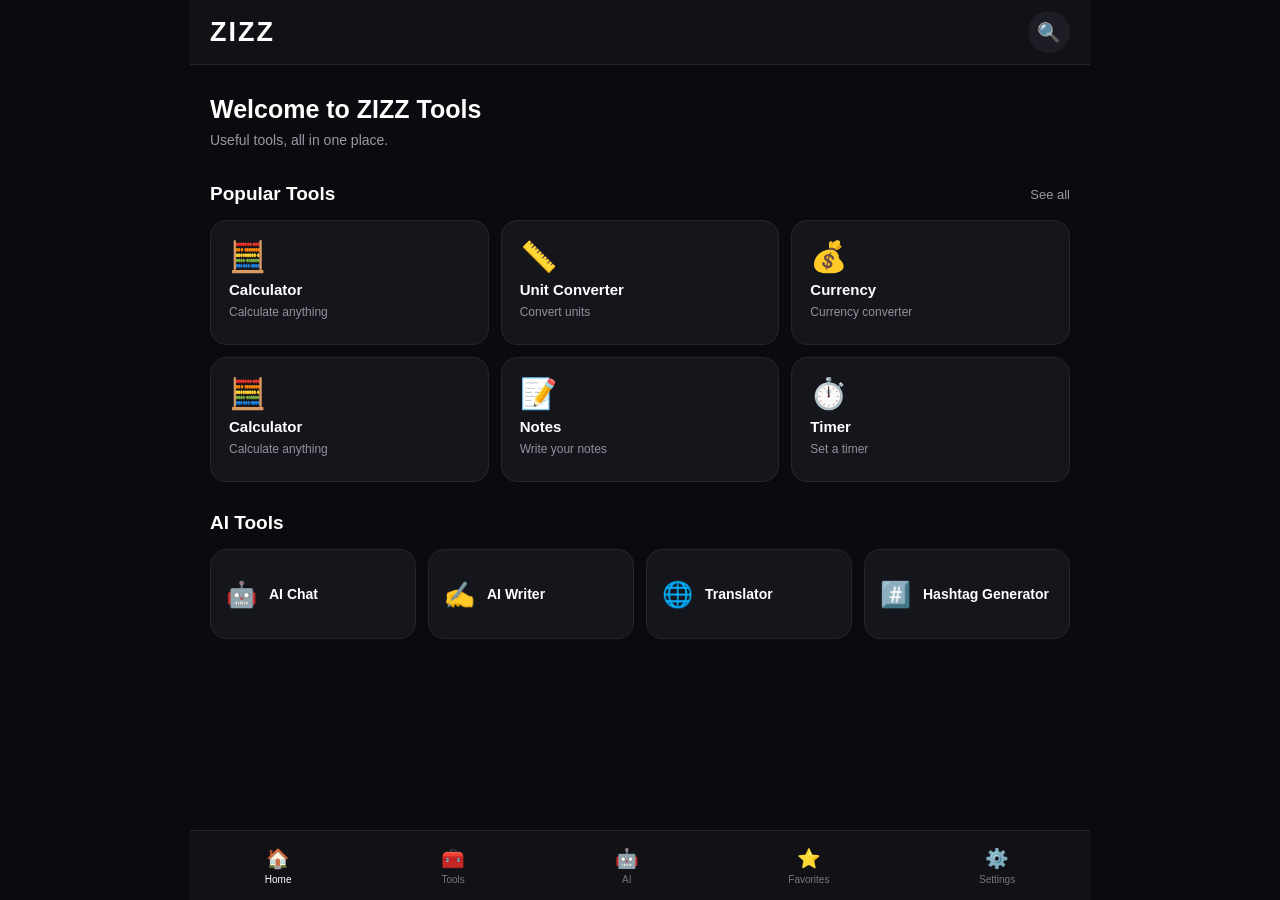
<file: index.html>
<!DOCTYPE html>
<html lang="en">
<head>
    <meta charset="UTF-8">
    <meta name="viewport" content="width=device-width, initial-scale=1.0">

    <title>ZIZZ Tools</title>

    <link rel="stylesheet" href="css/style.css">
</head>

<body>

    <header class="header">
        <div class="logo">ZIZZ</div>

        <button class="search-btn" id="searchBtn">
            🔍
        </button>
    </header>


    <main>

        <section class="welcome">
            <h1>Welcome to ZIZZ Tools</h1>
            <p>Useful tools, all in one place.</p>
        </section>


        <section class="section">

            <div class="section-title">
                <h2>Popular Tools</h2>
                <span>See all</span>
            </div>


            <div class="tools-grid">

                <button class="tool-card">
                    <span class="tool-icon">🧮</span>
                    <strong>Calculator</strong>
                    <small>Calculate anything</small>
                </button>


                <button class="tool-card" onclick="location.href='tools/unit-converter.html'">
    <span class="tool-icon">📏</span>
    <strong>Unit Converter</strong>
    <small>Convert units</small>
                </button>


                <button class="tool-card" onclick="location.href='tools/currency.html'">
    <span class="tool-icon">💰</span>
    <strong>Currency</strong>
    <small>Currency converter</small>
                </button>


                <button class="tool-card" onclick="location.href='tools/calculator.html'">
    <span class="tool-icon">🧮</span>
    <strong>Calculator</strong>
    <small>Calculate anything</small>
                </button>


                <button class="tool-card">
                    <span class="tool-icon">📝</span>
                    <strong>Notes</strong>
                    <small>Write your notes</small>
                </button>


                <button class="tool-card">
                    <span class="tool-icon">⏱️</span>
                    <strong>Timer</strong>
                    <small>Set a timer</small>
                </button>

            </div>

        </section>


        <section class="section">

            <div class="section-title">
                <h2>AI Tools</h2>
            </div>


            <div class="ai-grid">

                <button class="ai-card">
                    🤖
                    <strong>AI Chat</strong>
                </button>

                <button class="ai-card">
                    ✍️
                    <strong>AI Writer</strong>
                </button>

                <button class="ai-card">
                    🌐
                    <strong>Translator</strong>
                </button>

                <button class="ai-card">
                    #️⃣
                    <strong>Hashtag Generator</strong>
                </button>

            </div>

        </section>

    </main>


    <nav class="bottom-nav">

        <button class="nav-item active">
            🏠
            <span>Home</span>
        </button>

        <button class="nav-item">
            🧰
            <span>Tools</span>
        </button>

        <button class="nav-item">
            🤖
            <span>AI</span>
        </button>

        <button class="nav-item">
            ⭐
            <span>Favorites</span>
        </button>

        <button class="nav-item">
            ⚙️
            <span>Settings</span>
        </button>

    </nav>


    <script src="js/app.js"></script>

</body>
</html>
</file>
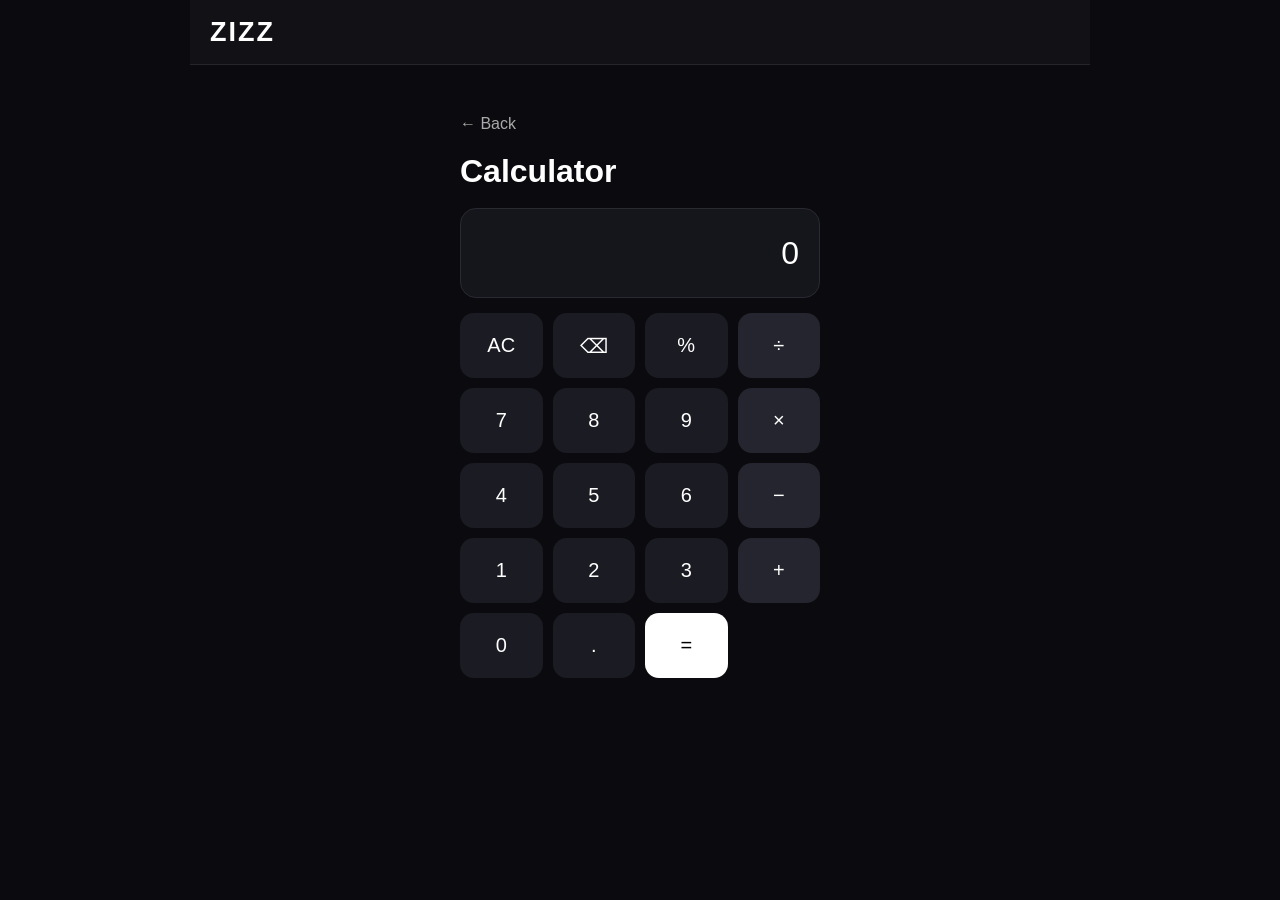
<file: tools/calculator.html>
<!DOCTYPE html>
<html lang="en">
<head>
    <meta charset="UTF-8">
    <meta name="viewport" content="width=device-width, initial-scale=1.0">

    <title>Calculator - ZIZZ Tools</title>

    <link rel="stylesheet" href="../css/style.css">

    <style>
        .calculator {
            max-width: 400px;
            margin: 30px auto;
            padding: 20px;
        }

        .calc-display {
            width: 100%;
            height: 90px;
            background: #15151c;
            border: 1px solid #292932;
            border-radius: 16px;
            margin-bottom: 15px;
            padding: 20px;
            color: white;
            font-size: 32px;
            text-align: right;
        }

        .calc-buttons {
            display: grid;
            grid-template-columns: repeat(4, 1fr);
            gap: 10px;
        }

        .calc-buttons button {
            height: 65px;
            border-radius: 14px;
            background: #1b1b23;
            color: white;
            font-size: 20px;
        }

        .calc-buttons button:active {
            transform: scale(0.95);
        }

        .operator {
            background: #25252f !important;
        }

        .equals {
            background: #ffffff !important;
            color: #000000 !important;
        }

        .back {
            margin-bottom: 20px;
            background: transparent;
            color: #aaa;
            font-size: 16px;
        }
    </style>
</head>

<body>

    <header class="header">
        <div class="logo">ZIZZ</div>
    </header>

    <main class="calculator">

        <button class="back" onclick="history.back()">
            ← Back
        </button>

        <h1>Calculator</h1>

        <br>

        <input
            type="text"
            class="calc-display"
            id="display"
            value="0"
            readonly
        >

        <div class="calc-buttons">

            <button onclick="clearDisplay()">AC</button>
            <button onclick="deleteNumber()">⌫</button>
            <button onclick="addValue('%')">%</button>
            <button class="operator" onclick="addValue('/')">÷</button>

            <button onclick="addValue('7')">7</button>
            <button onclick="addValue('8')">8</button>
            <button onclick="addValue('9')">9</button>
            <button class="operator" onclick="addValue('*')">×</button>

            <button onclick="addValue('4')">4</button>
            <button onclick="addValue('5')">5</button>
            <button onclick="addValue('6')">6</button>
            <button class="operator" onclick="addValue('-')">−</button>

            <button onclick="addValue('1')">1</button>
            <button onclick="addValue('2')">2</button>
            <button onclick="addValue('3')">3</button>
            <button class="operator" onclick="addValue('+')">+</button>

            <button onclick="addValue('0')">0</button>
            <button onclick="addValue('.')">.</button>
            <button class="equals" onclick="calculate()">=</button>

        </div>

    </main>

    <script>

        const display = document.getElementById("display");

        function addValue(value) {

            if (display.value === "0") {
                display.value = value;
            } else {
                display.value += value;
            }
        }

        function clearDisplay() {
            display.value = "0";
        }

        function deleteNumber() {

            if (display.value.length <= 1) {
                display.value = "0";
            } else {
                display.value = display.value.slice(0, -1);
            }
        }

        function calculate() {

            try {

                let expression = display.value;

                expression = expression.replace("%", "/100");

                if (!/^[0-9+\-*/.() ]+$/.test(expression)) {
                    display.value = "Error";
                    return;
                }

                const result = Function(
                    '"use strict"; return (' + expression + ')'
                )();

                if (!Number.isFinite(result)) {
                    display.value = "Error";
                    return;
                }

                display.value = result;

            } catch {
                display.value = "Error";
            }
        }

    </script>

</body>
</html>
</file>
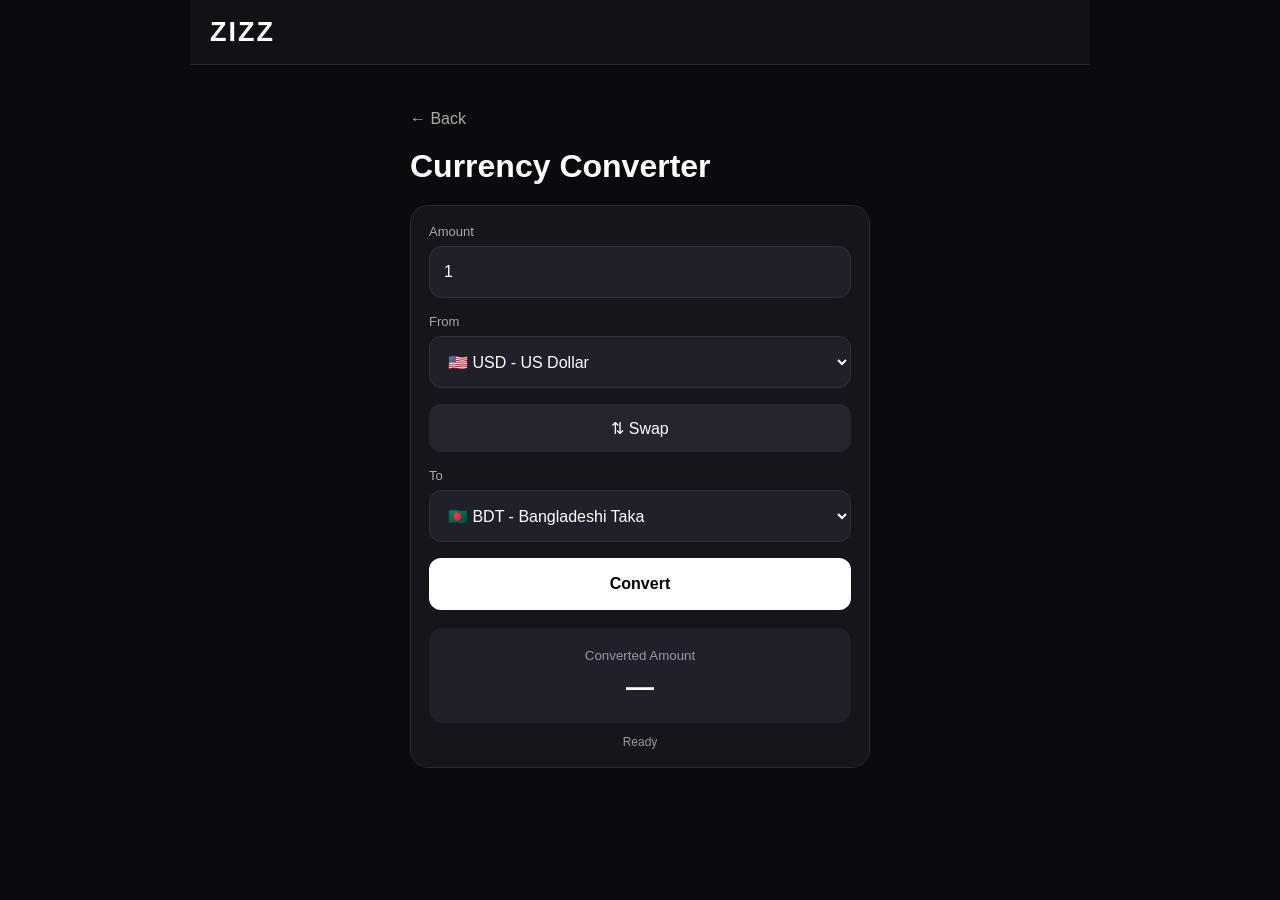
<file: tools/currency.html>
<!DOCTYPE html>
<html lang="en">
<head>
    <meta charset="UTF-8">
    <meta name="viewport" content="width=device-width, initial-scale=1.0">

    <title>Currency Converter - ZIZZ Tools</title>

    <link rel="stylesheet" href="../css/style.css">

    <style>
        .currency {
            max-width: 500px;
            margin: 25px auto;
            padding: 20px;
        }

        .back {
            background: transparent;
            color: #aaa;
            font-size: 16px;
            margin-bottom: 20px;
        }

        .currency h1 {
            margin-bottom: 20px;
        }

        .currency-box {
            background: #15151c;
            border: 1px solid #292932;
            border-radius: 18px;
            padding: 18px;
        }

        .currency-box label {
            display: block;
            color: #aaa;
            font-size: 13px;
            margin-bottom: 7px;
        }

        .currency-box input,
        .currency-box select {
            width: 100%;
            height: 52px;
            background: #20202a;
            border: 1px solid #30303a;
            border-radius: 12px;
            color: white;
            padding: 0 14px;
            font-size: 16px;
            outline: none;
            margin-bottom: 16px;
        }

        .swap-btn {
            width: 100%;
            height: 48px;
            border-radius: 12px;
            background: #25252f;
            color: white;
            font-size: 16px;
            margin-bottom: 16px;
        }

        .convert-btn {
            width: 100%;
            height: 52px;
            border-radius: 12px;
            background: white;
            color: black;
            font-size: 16px;
            font-weight: bold;
        }

        .result {
            margin-top: 18px;
            padding: 20px;
            background: #20202a;
            border-radius: 14px;
            text-align: center;
        }

        .result small {
            display: block;
            color: #9999a5;
            margin-bottom: 8px;
        }

        .result strong {
            font-size: 28px;
        }

        .status {
            text-align: center;
            color: #9999a5;
            font-size: 12px;
            margin-top: 12px;
        }
    </style>
</head>

<body>

<header class="header">
    <div class="logo">ZIZZ</div>
</header>


<main class="currency">

    <button class="back" onclick="history.back()">
        ← Back
    </button>

    <h1>Currency Converter</h1>


    <div class="currency-box">

        <label>Amount</label>

        <input
            type="number"
            id="amount"
            value="1"
            min="0"
            step="any"
            inputmode="decimal"
        >


        <label>From</label>

        <select id="fromCurrency">
            <option value="USD">🇺🇸 USD - US Dollar</option>
            <option value="BDT">🇧🇩 BDT - Bangladeshi Taka</option>
            <option value="EUR">🇪🇺 EUR - Euro</option>
            <option value="GBP">🇬🇧 GBP - British Pound</option>
            <option value="JPY">🇯🇵 JPY - Japanese Yen</option>
            <option value="INR">🇮🇳 INR - Indian Rupee</option>
            <option value="SAR">🇸🇦 SAR - Saudi Riyal</option>
            <option value="AED">🇦🇪 AED - UAE Dirham</option>
            <option value="KWD">🇰🇼 KWD - Kuwaiti Dinar</option>
            <option value="CAD">🇨🇦 CAD - Canadian Dollar</option>
            <option value="AUD">🇦🇺 AUD - Australian Dollar</option>
            <option value="CNY">🇨🇳 CNY - Chinese Yuan</option>
        </select>


        <button class="swap-btn" id="swapBtn">
            ⇅ Swap
        </button>


        <label>To</label>

        <select id="toCurrency">
            <option value="BDT">🇧🇩 BDT - Bangladeshi Taka</option>
            <option value="USD">🇺🇸 USD - US Dollar</option>
            <option value="EUR">🇪🇺 EUR - Euro</option>
            <option value="GBP">🇬🇧 GBP - British Pound</option>
            <option value="JPY">🇯🇵 JPY - Japanese Yen</option>
            <option value="INR">🇮🇳 INR - Indian Rupee</option>
            <option value="SAR">🇸🇦 SAR - Saudi Riyal</option>
            <option value="AED">🇦🇪 AED - UAE Dirham</option>
            <option value="KWD">🇰🇼 KWD - Kuwaiti Dinar</option>
            <option value="CAD">🇨🇦 CAD - Canadian Dollar</option>
            <option value="AUD">🇦🇺 AUD - Australian Dollar</option>
            <option value="CNY">🇨🇳 CNY - Chinese Yuan</option>
        </select>


        <button class="convert-btn" id="convertBtn">
            Convert
        </button>


        <div class="result">

            <small>Converted Amount</small>

            <strong id="result">—</strong>

        </div>


        <div class="status" id="status">
            Ready
        </div>

    </div>

</main>


<script>

const amount = document.getElementById("amount");
const fromCurrency = document.getElementById("fromCurrency");
const toCurrency = document.getElementById("toCurrency");
const convertBtn = document.getElementById("convertBtn");
const swapBtn = document.getElementById("swapBtn");
const result = document.getElementById("result");
const status = document.getElementById("status");


async function convertCurrency() {

    const value = Number(amount.value);

    if (!Number.isFinite(value) || value < 0) {

        result.textContent = "Invalid amount";
        return;
    }


    const from = fromCurrency.value;
    const to = toCurrency.value;


    if (from === to) {

        result.textContent =
            value.toLocaleString() + " " + to;

        status.textContent = "Same currency";

        return;
    }


    result.textContent = "Loading...";
    status.textContent = "Getting latest rate...";


    try {

        const url =
            `https://api.frankfurter.dev/v2/rate/${from}/${to}`;


        const response = await fetch(url);


        if (!response.ok) {
            throw new Error("Rate unavailable");
        }


        const data = await response.json();


        const converted = value * data.rate;


        result.textContent =
            converted.toLocaleString(
                undefined,
                {
                    maximumFractionDigits: 4
                }
            ) + " " + to;


        status.textContent =
            `1 ${from} = ${data.rate} ${to} • Rate date: ${data.date}`;

    } catch (error) {

        result.textContent = "Unable to convert";

        status.textContent =
            "Please check your internet connection.";

    }
}


swapBtn.addEventListener("click", () => {

    const oldFrom = fromCurrency.value;

    fromCurrency.value = toCurrency.value;
</file>
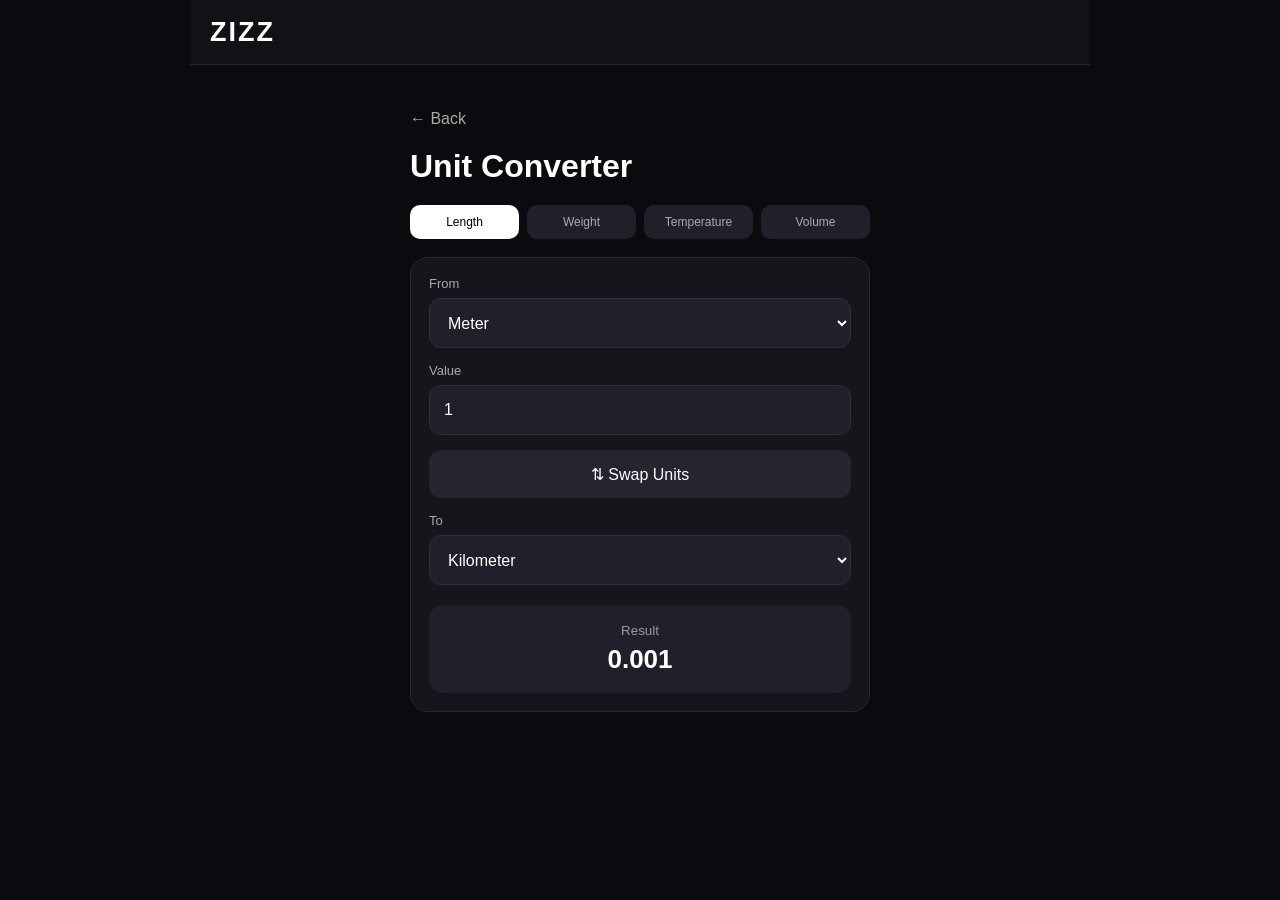
<file: tools/unit-converter.html>
<!DOCTYPE html>
<html lang="en">
<head>
    <meta charset="UTF-8">
    <meta name="viewport" content="width=device-width, initial-scale=1.0">

    <title>Unit Converter - ZIZZ Tools</title>

    <link rel="stylesheet" href="../css/style.css">

    <style>
        .converter {
            max-width: 500px;
            margin: 25px auto;
            padding: 20px;
        }

        .back {
            background: transparent;
            color: #aaa;
            font-size: 16px;
            margin-bottom: 20px;
        }

        .converter h1 {
            margin-bottom: 20px;
        }

        .converter-box {
            background: #15151c;
            border: 1px solid #292932;
            border-radius: 18px;
            padding: 18px;
        }

        .converter-box label {
            display: block;
            color: #aaa;
            font-size: 13px;
            margin-bottom: 7px;
        }

        .converter-box select,
        .converter-box input {
            width: 100%;
            height: 50px;
            background: #20202a;
            border: 1px solid #30303a;
            border-radius: 12px;
            color: white;
            padding: 0 14px;
            font-size: 16px;
            outline: none;
            margin-bottom: 15px;
        }

        .converter-box input:focus,
        .converter-box select:focus {
            border-color: white;
        }

        .swap-btn {
            width: 100%;
            height: 48px;
            border-radius: 12px;
            background: #25252f;
            color: white;
            font-size: 16px;
            margin-bottom: 15px;
        }

        .result {
            margin-top: 5px;
            padding: 18px;
            background: #20202a;
            border-radius: 14px;
            text-align: center;
        }

        .result small {
            display: block;
            color: #9999a5;
            margin-bottom: 6px;
        }

        .result strong {
            font-size: 26px;
        }

        .category-buttons {
            display: grid;
            grid-template-columns: repeat(4, 1fr);
            gap: 8px;
            margin-bottom: 18px;
        }

        .category-buttons button {
            padding: 10px 5px;
            border-radius: 10px;
            background: #20202a;
            color: #aaa;
            font-size: 12px;
        }

        .category-buttons button.active {
            background: white;
            color: black;
        }

        @media (max-width: 380px) {
            .category-buttons {
                grid-template-columns: repeat(2, 1fr);
            }
        }
    </style>
</head>

<body>

<header class="header">
    <div class="logo">ZIZZ</div>
</header>


<main class="converter">

    <button class="back" onclick="history.back()">
        ← Back
    </button>

    <h1>Unit Converter</h1>


    <div class="category-buttons">

        <button class="active" onclick="setCategory('length', this)">
            Length
        </button>

        <button onclick="setCategory('weight', this)">
            Weight
        </button>

        <button onclick="setCategory('temperature', this)">
            Temperature
        </button>

        <button onclick="setCategory('volume', this)">
            Volume
        </button>

    </div>


    <div class="converter-box">

        <label>From</label>

        <select id="fromUnit"></select>


        <label>Value</label>

        <input
            type="number"
            id="value"
            value="1"
            inputmode="decimal"
        >


        <button class="swap-btn" onclick="swapUnits()">
            ⇅ Swap Units
        </button>


        <label>To</label>

        <select id="toUnit"></select>


        <div class="result">

            <small>Result</small>

            <strong id="result">1</strong>

        </div>

    </div>

</main>


<script>

let currentCategory = "length";


const units = {

    length: {
        meter: 1,
        kilometer: 1000,
        centimeter: 0.01,
        millimeter: 0.001,
        inch: 0.0254,
        foot: 0.3048,
        yard: 0.9144,
        mile: 1609.344
    },

    weight: {
        kilogram: 1,
        gram: 0.001,
        milligram: 0.000001,
        pound: 0.45359237,
        ounce: 0.0283495231
    },

    volume: {
        liter: 1,
        milliliter: 0.001,
        cubic_meter: 1000,
        gallon: 3.785411784,
        cup: 0.2365882365
    }

};


const unitNames = {

    meter: "Meter",
    kilometer: "Kilometer",
    centimeter: "Centimeter",
    millimeter: "Millimeter",
    inch: "Inch",
    foot: "Foot",
    yard: "Yard",
    mile: "Mile",

    kilogram: "Kilogram",
    gram: "Gram",
    milligram: "Milligram",
    pound: "Pound",
    ounce: "Ounce",

    liter: "Liter",
    milliliter: "Milliliter",
    cubic_meter: "Cubic Meter",
    gallon: "Gallon",
    cup: "Cup"

};


const fromUnit = document.getElementById("fromUnit");
const toUnit = document.getElementById("toUnit");
const valueInput = document.getElementById("value");
const result = document.getElementById("result");


function setCategory(category, button) {

    currentCategory = category;

    document
        .querySelectorAll(".category-buttons button")
        .forEach(btn => btn.classList.remove("active"));

    button.classList.add("active");

    loadUnits();

    convert();
}


function loadUnits() {

    fromUnit.innerHTML = "";
    toUnit.innerHTML = "";


    if (currentCategory === "temperature") {

        addOption(fromUnit, "celsius", "Celsius");
        addOption(fromUnit, "fahrenheit", "Fahrenheit");
        addOption(fromUnit, "kelvin", "Kelvin");

        addOption(toUnit, "celsius", "Celsius");
        addOption(toUnit, "fahrenheit", "Fahrenheit");
        addOption(toUnit, "kelvin", "Kelvin");

        fromUnit.value = "celsius";
        toUnit.value = "fahrenheit";

        return;
    }


    Object.keys(units[currentCategory]).forEach(unit => {

        addOption(
            fromUnit,
            unit,
            unitNames[unit]
        );

        addOption(
            toUnit,
            unit,
            unitNames[unit]
        );

    });


    toUnit.selectedIndex = 1;
}


function addOption(select, value, text) {

    const option = document.createElement("option");

    option.value = value;
    option.textContent = text;

    select.appendChild(option);
}


function convert() {

    const value = parseFloat(valueInput.value);

    if (!Number.isFinite(value)) {

        result.textContent = "Enter a number";

        return;
    }


    let converted;


    if (currentCategory === "temperature") {

        converted = convertTemperature(
            value,
            fromUnit.value,
            toUnit.value
        );

    } else {

        const baseValue =
            value * units[currentCategory][fromUnit.value];

        converted =
            baseValue / units[currentCategory][toUnit.value];

    }


    if (!Number.isFinite(converted)) {

        result.textContent = "Error";

        return;
    }


    result.textContent =
        Number(converted.toFixed(8)).toString();
}


function convertTemperature(value, from, to) {

    let celsius;


    if (from === "celsius") {
        celsius = value;
    }

    else if (from === "fahrenheit") {
        celsius = (value - 32) * 5 / 9;
    }

    else if (from === "kelvin") {
        celsius = value - 273.15;
    }


    if (to === "celsius") {
        return celsius;
    }

    if (to === "fahrenheit") {
        return (celsius * 9 / 5) + 32;
    }

    if (to === "kelvin") {
        return celsius + 273.15;
    }
}


function swapUnits() {

    const oldFrom = fromUnit.value;
    const oldTo = toUnit.value;

    fromUnit.value = oldTo;
    toUnit.value = oldFrom;

    convert();
}


valueInput.addEventListener("input", convert);

fromUnit.addEventListener("change", convert);

toUnit.addEventListener("change", convert);


loadUnits();

convert();

</script>

</body>
</html>
</file>
<file: css/style.css>
* {
    margin: 0;
    padding: 0;
    box-sizing: border-box;
}

body {
    font-family: Arial, sans-serif;
    background: #0b0b0f;
    color: white;
    padding-bottom: 80px;
}

button {
    border: none;
    cursor: pointer;
    color: inherit;
}

/* Header */

.header {
    height: 65px;
    display: flex;
    align-items: center;
    justify-content: space-between;
    padding: 0 20px;
    background: #111116;
    border-bottom: 1px solid #25252c;
    position: sticky;
    top: 0;
    z-index: 10;
}

.logo {
    font-size: 27px;
    font-weight: 800;
    letter-spacing: 2px;
}

.search-btn {
    width: 42px;
    height: 42px;
    border-radius: 50%;
    background: #1d1d25;
    font-size: 19px;
}

/* Welcome */

.welcome {
    padding: 30px 20px 20px;
}

.welcome h1 {
    font-size: 25px;
    margin-bottom: 8px;
}

.welcome p {
    color: #9999a5;
    font-size: 14px;
}

/* Sections */

.section {
    padding: 15px 20px;
}

.section-title {
    display: flex;
    justify-content: space-between;
    align-items: center;
    margin-bottom: 15px;
}

.section-title h2 {
    font-size: 19px;
}

.section-title span {
    color: #9999a5;
    font-size: 13px;
}

/* Tools */

.tools-grid {
    display: grid;
    grid-template-columns: repeat(2, 1fr);
    gap: 12px;
}

.tool-card {
    min-height: 125px;
    padding: 18px;
    text-align: left;
    border-radius: 16px;
    background: #15151c;
    border: 1px solid #25252d;
    display: flex;
    flex-direction: column;
    gap: 7px;
}

.tool-card:active,
.ai-card:active {
    transform: scale(0.97);
}

.tool-icon {
    font-size: 30px;
}

.tool-card strong {
    font-size: 15px;
}

.tool-card small {
    color: #92929e;
    font-size: 12px;
}

/* AI */

.ai-grid {
    display: grid;
    grid-template-columns: repeat(2, 1fr);
    gap: 12px;
}

.ai-card {
    min-height: 90px;
    padding: 15px;
    border-radius: 16px;
    background: #15151c;
    border: 1px solid #25252d;
    text-align: left;
    display: flex;
    align-items: center;
    gap: 12px;
    font-size: 25px;
}

.ai-card strong {
    font-size: 14px;
}

/* Bottom Navigation */

.bottom-nav {
    position: fixed;
    bottom: 0;
    left: 0;
    width: 100%;
    height: 70px;
    background: #111116;
    border-top: 1px solid #25252c;
    display: flex;
    justify-content: space-around;
    align-items: center;
    z-index: 20;
}

.nav-item {
    background: transparent;
    color: #777783;
    font-size: 19px;
    display: flex;
    flex-direction: column;
    align-items: center;
    gap: 4px;
}

.nav-item span {
    font-size: 10px;
}

.nav-item.active {
    color: white;
}

/* Desktop */

@media (min-width: 700px) {

    body {
        max-width: 900px;
        margin: auto;
    }

    .tools-grid {
        grid-template-columns: repeat(3, 1fr);
    }

    .ai-grid {
        grid-template-columns: repeat(4, 1fr);
    }

    .bottom-nav {
        max-width: 900px;
        left: 50%;
        transform: translateX(-50%);
    }
}
</file>
